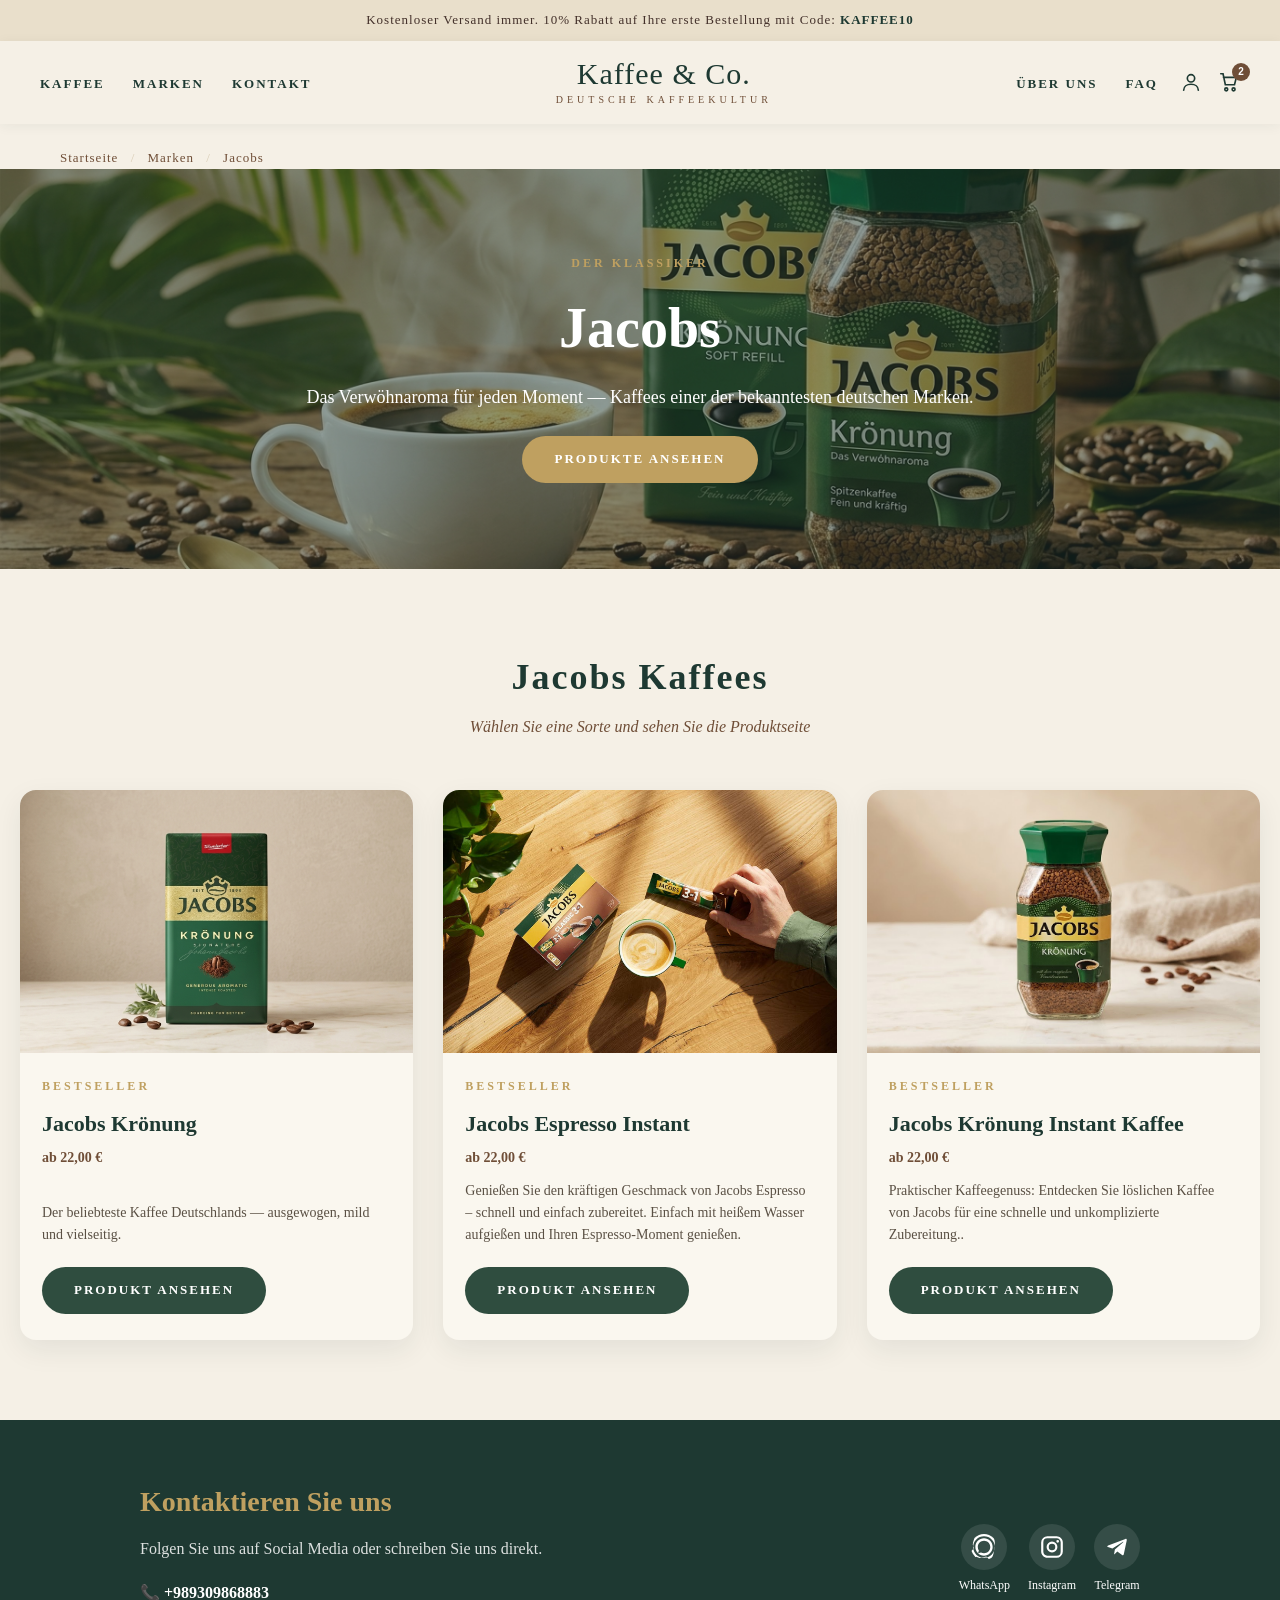
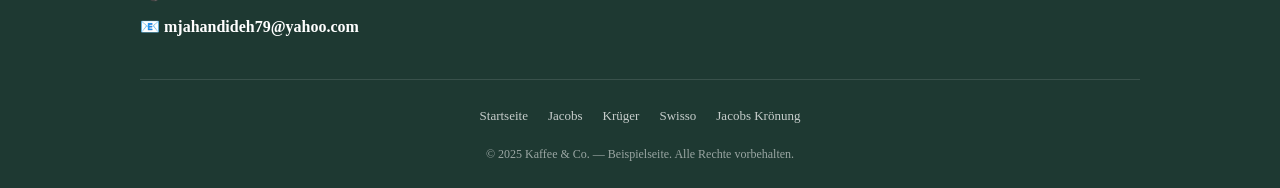
<file: brands/jacobs.html>
<!DOCTYPE html>
<html lang="de">

<head>
    <meta charset="UTF-8">
    <meta name="viewport" content="width=device-width, initial-scale=1.0">
    <title>Jacobs — Alle Kaffeesorten | Kaffee &amp; Co.</title>
    <meta name="description"
        content="Alle Kaffeesorten der Marke Jacobs im Überblick (Beispielseite — Inhalte folgen).">
    <link rel="stylesheet" href="../style.css">
</head>

<body>

    <!-- ============ نوار اعلان ============ -->
    <div class="announcement">
        Kostenloser Versand immer. 10% Rabatt auf Ihre erste Bestellung mit Code: <strong>KAFFEE10</strong>
    </div>

    <!-- ============ هدر ============ -->
    <header class="site-header">
        <div class="header-inner">

            <nav class="main-nav">
                <ul>
                    <li><a href="../index.html#kaffe">Kaffee</a></li>
                    <li><a href="../index.html#marken">Marken</a></li>
                    <li><a href="../index.html#kontakt">Kontakt</a></li>
                </ul>
            </nav>

            <div class="logo">
                <a href="../index.html">Kaffee &amp; Co.</a>
                <span>Deutsche Kaffeekultur</span>
            </div>

            <div class="header-right">
                <nav class="main-nav">
                    <ul>
                        <li><a href="../index.html#ueber-uns">Über uns</a></li>
                        <li><a href="../index.html#faq">FAQ</a></li>
                    </ul>
                </nav>
                <div class="header-icons">
                    <span class="icon-link" title="Konto">
                        <svg viewBox="0 0 24 24" width="22" height="22" fill="none" stroke="currentColor"
                            stroke-width="1.8" stroke-linecap="round">
                            <circle cx="12" cy="8" r="4"></circle>
                            <path d="M4 21c0-4 3.6-6.5 8-6.5s8 2.5 8 6.5"></path>
                        </svg>
                    </span>
                    <span class="icon-link cart-icon" title="Warenkorb">
                        <svg viewBox="0 0 24 24" width="22" height="22" fill="none" stroke="currentColor"
                            stroke-width="1.8" stroke-linecap="round">
                            <circle cx="9" cy="20" r="1.6"></circle>
                            <circle cx="17" cy="20" r="1.6"></circle>
                            <path d="M3 3h2.5l2.5 12h10l2-8H6"></path>
                        </svg>
                        <span class="cart-badge">2</span>
                    </span>
                </div>
            </div>

        </div>
    </header>

    <!-- ============ مسیر بالای صفحه ============ -->
    <nav class="breadcrumb">
        <a href="../index.html">Startseite</a>
        <span class="sep">/</span>
        <a href="../index.html#marken">Marken</a>
        <span class="sep">/</span>
        <span>Jacobs</span>
    </nav>

    <!-- ============ بنر برند ============ -->
    <section class="brand-hero" style="background-image: url('../0.jpg');">
        <div class="overlay"></div>
        <div class="brand-hero-content">
            <span class="brand-tag">Der Klassiker</span>
            <h1>Jacobs</h1>
            <p>Das Verwöhnaroma für jeden Moment — Kaffees einer der bekanntesten deutschen Marken.</p>
            <a class="btn btn-gold" href="#produkte">Produkte ansehen</a>
        </div>
    </section>

    <!-- ============ محصولات این برند ============ -->
    <section class="section" id="produkte">

        <div class="section-title">
            <h2>Jacobs Kaffees</h2>
            <p>Wählen Sie eine Sorte und sehen Sie die Produktseite</p>
        </div>

        <!-- <p class="brand-intro">
            Auf dieser Seite finden Sie alle Kaffees der Marke Jacobs.
            Klicken Sie auf eine Sorte, um die Detailseite zu öffnen.
        </p> -->

        <div class="products-grid">

            <!-- محصول اصلی — لینک به صفحهٔ اختصاصی -->
            <article class="product-card">
                <div class="card-image">
                    <img src="../4.jpg" alt="Jacobs Krönung">
                </div>
                <div class="product-card-body">
                    <span class="brand-tag">Bestseller</span>
                    <h3>Jacobs Krönung</h3>
                    <p class="price">ab 22,00 €</p>
                    <p>Der beliebteste Kaffee Deutschlands — ausgewogen, mild und vielseitig.</p>
                    <a class="btn" href="../products/jacobs-kroenung.html">Produkt ansehen</a>
                </div>
            </article>

            <!-- کارت نمونه — بعداً می‌توانید سطر جدید اضافه کنید -->
            <article class="product-card">
                <div class="card-image">
                    <img src="../20.jpg" alt="Weitere Jacobs Sorte">
                </div>
                <div class="product-card-body">
                    <span class="brand-tag">Bestseller</span>
                    <h3>Jacobs Espresso Instant</h3>
                    <p class="price">ab 22,00 €</p>
                    <p>Genießen Sie den kräftigen Geschmack von Jacobs Espresso – schnell und einfach zubereitet.
                        Einfach mit heißem Wasser aufgießen und Ihren Espresso-Moment genießen.</p>
                    <a class="btn" href="../products/jacobs2.html">Produkt ansehen</a>
                </div>
            </article>

            <article class="product-card">
                <div class="card-image">
                    <img src="../21.jpg" alt="Weitere Jacobs Sorte">
                </div>
                <div class="product-card-body">
                    <span class="brand-tag">Bestseller</span>
                    <h3>Jacobs Krönung Instant Kaffee</h3>
                    <p class="price">ab 22,00 €</p>
                    <p>Praktischer Kaffeegenuss: Entdecken Sie löslichen Kaffee von Jacobs für eine schnelle und
                        unkomplizierte Zubereitung..</p>
                    <a class="btn" href="../products/jacobs3.html">Produkt ansehen</a>
                </div>
            </article>

        </div>
    </section>

    <!-- ============ تماس و فوتر ============ -->
    <footer class="contact-section" id="kontakt">
        <div class="contact-container">

            <div class="contact-text">
                <h2>Kontaktieren Sie uns</h2>
                <p>Folgen Sie uns auf Social Media oder schreiben Sie uns direkt.</p>
                <div class="contact-details">
                    <span>📞 +989309868883</span>
                    <span>📧 mjahandideh79@yahoo.com</span>
                </div>
            </div>

            <div class="social-icons-wrapper">
                <a href="https://wa.me/09309868883" target="_blank" class="social-link whatsapp">
                    <svg viewBox="0 0 24 24">
                        <path
                            d="M12.031 6.172c-3.181 0-5.767 2.586-5.768 5.766-.001 1.298.38 2.27 1.019 3.287l-.711 2.592 2.654-.694c.93.513 1.733.702 2.806.702 3.183 0 5.769-2.586 5.769-5.766.002-3.182-2.584-5.769-5.769-5.769zm9.916 1.104c.469 6.16-1.786 16.3-4.632 16.711l-3.212-3.146-2.592.695c-1.291.603-2.316.347-3.483.693l-3.264-1.258-2.673 3.023c-.703-.311-5.118-6.195-2.091-8.157l2.842-2.731-1.218-3.116c.307-1.168.081-2.185.694-3.473l.695-2.593-3.147-3.211c.411-2.844 10.551-5.1 16.711-4.631 3.535.267 4.965 7.828 5.37 11.194zM12 2C6.48 2 2 6.48 2 12s4.48 10 10 10 10-4.48 10-10S17.52 2 12 2zm0 18c-4.41 0-8-3.59-8-8s3.59-8 8-8 8 3.59 8 8-3.59 8-8 8z" />
                    </svg>
                    <span>WhatsApp</span>
                </a>
                <a href="https://instagram.com/...." target="_blank" class="social-link instagram">
                    <svg viewBox="0 0 24 24">
                        <path
                            d="M7.8,2H16.2C19.4,2 22,4.6 22,7.8V16.2A5.8,5.8 0 0,1 16.2,22H7.8C4.6,22 2,19.4 2,16.2V7.8A5.8,5.8 0 0,1 7.8,2M7.6,4A3.6,3.6 0 0,0 4,7.6V16.4C4,18.39 5.61,20 7.6,20H16.4A3.6,3.6 0 0,0 20,16.4V7.6C20,5.61 18.39,4 16.4,4H7.6M17.25,5.5A1.25,1.25 0 0,1 18.5,6.75A1.25,1.25 0 0,1 17.25,8A1.25,1.25 0 0,1 16,6.75A1.25,1.25 0 0,1 17.25,5.5M12,7A5,5 0 0,1 17,12A5,5 0 0,1 12,17A5,5 0 0,1 7,12A5,5 0 0,1 12,7M12,9A3,3 0 0,0 9,12A3,3 0 0,0 12,15A3,3 0 0,0 15,12A3,3 0 0,0 12,9Z" />
                    </svg>
                    <span>Instagram</span>
                </a>
                <a href="https://t.me/Mj2000jh" target="_blank" class="social-link telegram">
                    <svg viewBox="0 0 24 24">
                        <path
                            d="M9.78 18.65l.28-4.23 7.68-6.92c.34-.31-.07-.46-.52-.19L7.74 13.3 3.64 12c-.88-.25-.89-.86.2-1.3l15.97-6.16c.75-.33 1.42.18 1.16 1.39l-2.71 12.8c-.19.91-.69 1.13-1.58.71l-4.39-3.24-2.12 2.05c-.23.23-.43.42-.88.42l.32-4.63z" />
                    </svg>
                    <span>Telegram</span>
                </a>
            </div>

        </div>

        <div class="footer-links">
            <a href="../index.html">Startseite</a>
            <a href="../brands/jacobs.html">Jacobs</a>
            <a href="../brands/kruger.html">Krüger</a>
            <a href="../brands/swisso.html">Swisso</a>
            <a href="../products/jacobs-kroenung.html">Jacobs Krönung</a>
        </div>

        <div class="footer-bottom">
            &copy; 2025 Kaffee &amp; Co. — Beispielseite. Alle Rechte vorbehalten.
        </div>
    </footer>

</body>

</html>
</file>
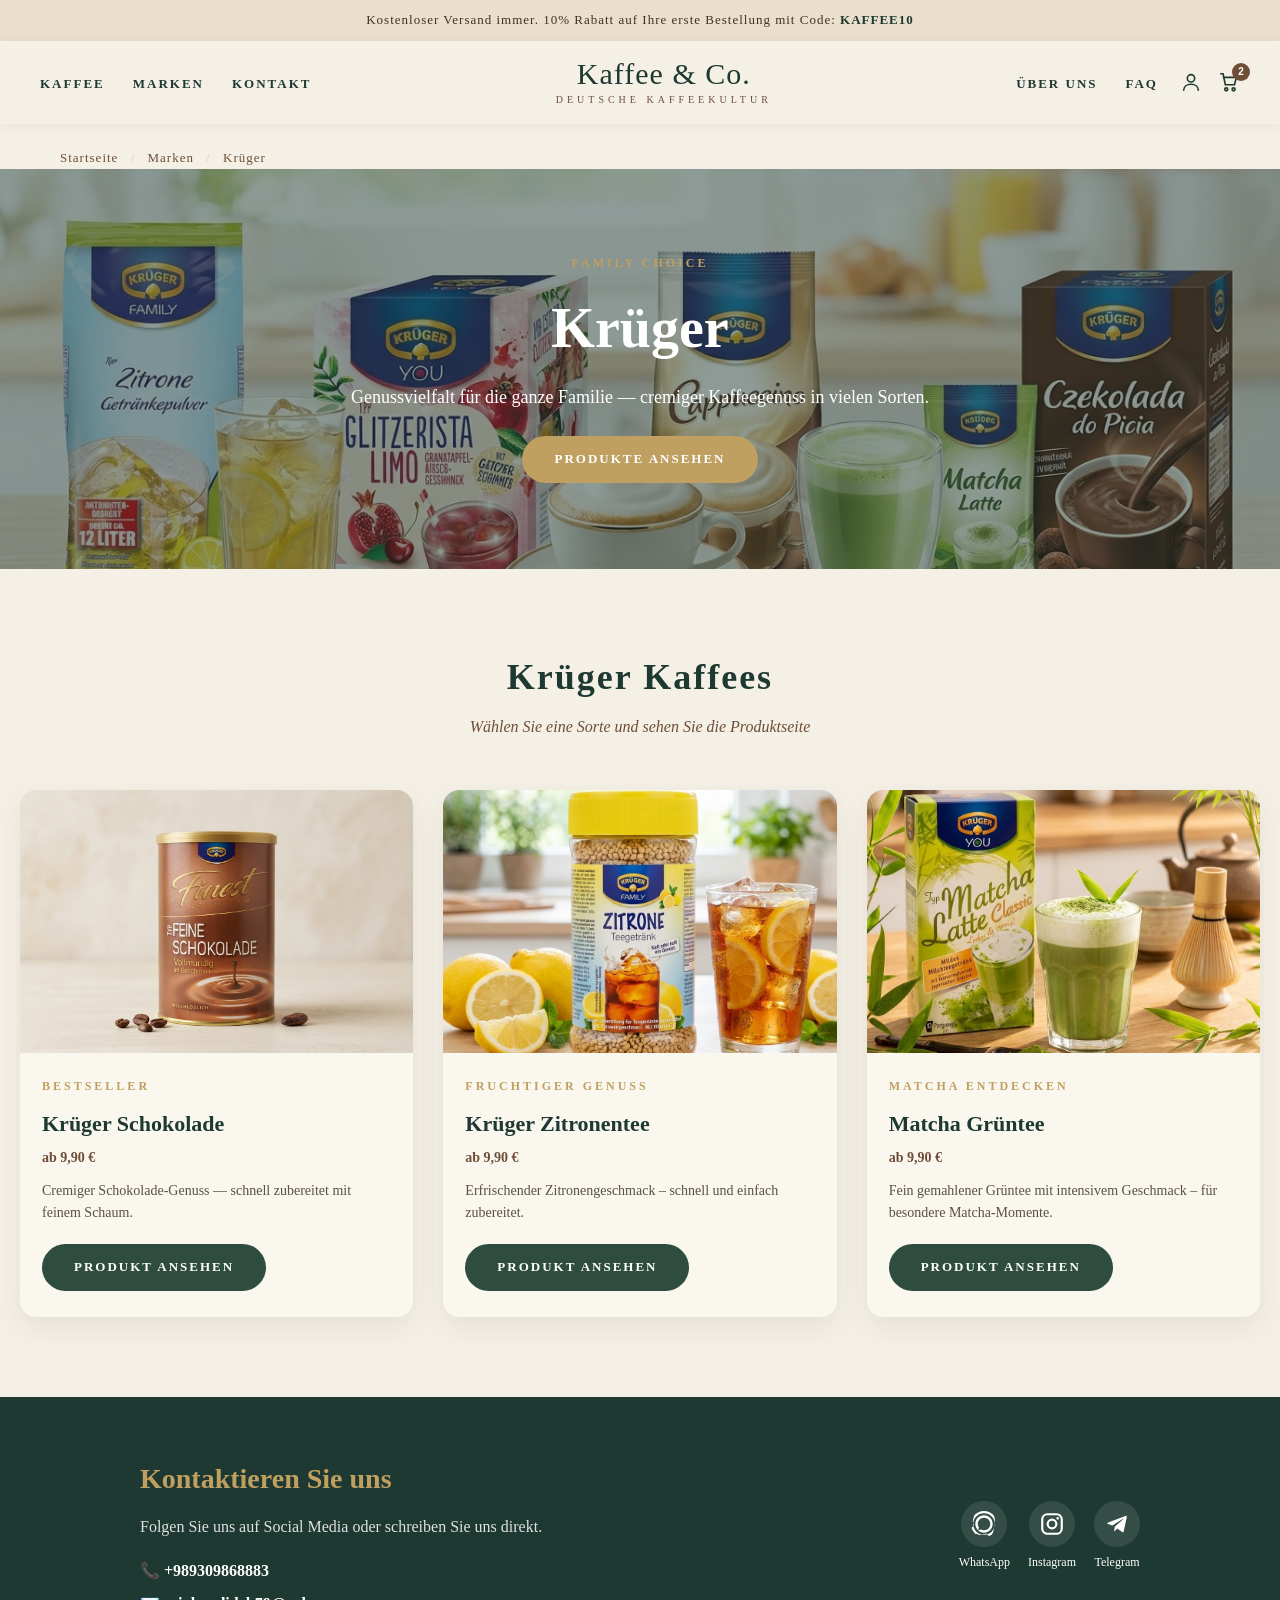
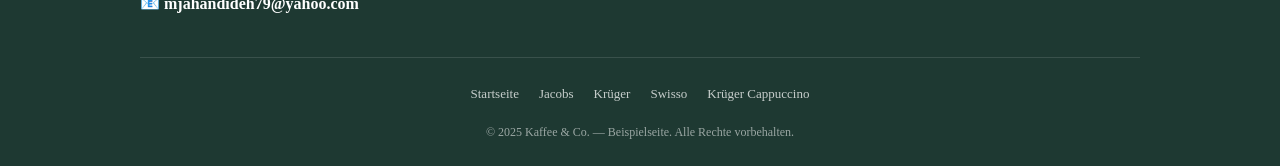
<file: brands/kruger.html>
<!DOCTYPE html>
<html lang="de">

<head>
    <meta charset="UTF-8">
    <meta name="viewport" content="width=device-width, initial-scale=1.0">
    <title>Krüger — Alle Kaffeesorten | Kaffee &amp; Co.</title>
    <meta name="description"
        content="Alle Kaffeesorten der Marke Krüger im Überblick (Beispielseite — Inhalte folgen).">
    <link rel="stylesheet" href="../style.css">
</head>

<body>

    <div class="announcement">
        Kostenloser Versand immer. 10% Rabatt auf Ihre erste Bestellung mit Code: <strong>KAFFEE10</strong>
    </div>

    <header class="site-header">
        <div class="header-inner">

            <nav class="main-nav">
                <ul>
                    <li><a href="../index.html#kaffe">Kaffee</a></li>
                    <li><a href="../index.html#marken">Marken</a></li>
                    <li><a href="../index.html#kontakt">Kontakt</a></li>
                </ul>
            </nav>

            <div class="logo">
                <a href="../index.html">Kaffee &amp; Co.</a>
                <span>Deutsche Kaffeekultur</span>
            </div>

            <div class="header-right">
                <nav class="main-nav">
                    <ul>
                        <li><a href="../index.html#ueber-uns">Über uns</a></li>
                        <li><a href="../index.html#faq">FAQ</a></li>
                    </ul>
                </nav>
                <div class="header-icons">
                    <span class="icon-link" title="Konto">
                        <svg viewBox="0 0 24 24" width="22" height="22" fill="none" stroke="currentColor"
                            stroke-width="1.8" stroke-linecap="round">
                            <circle cx="12" cy="8" r="4"></circle>
                            <path d="M4 21c0-4 3.6-6.5 8-6.5s8 2.5 8 6.5"></path>
                        </svg>
                    </span>
                    <span class="icon-link cart-icon" title="Warenkorb">
                        <svg viewBox="0 0 24 24" width="22" height="22" fill="none" stroke="currentColor"
                            stroke-width="1.8" stroke-linecap="round">
                            <circle cx="9" cy="20" r="1.6"></circle>
                            <circle cx="17" cy="20" r="1.6"></circle>
                            <path d="M3 3h2.5l2.5 12h10l2-8H6"></path>
                        </svg>
                        <span class="cart-badge">2</span>
                    </span>
                </div>
            </div>

        </div>
    </header>

    <nav class="breadcrumb">
        <a href="../index.html">Startseite</a>
        <span class="sep">/</span>
        <a href="../index.html#marken">Marken</a>
        <span class="sep">/</span>
        <span>Krüger</span>
    </nav>

    <section class="brand-hero" style="background-image: url('../5.jpg');">
        <div class="overlay"></div>
        <div class="brand-hero-content">
            <span class="brand-tag">Family Choice</span>
            <h1>Krüger</h1>
            <p>Genussvielfalt für die ganze Familie — cremiger Kaffeegenuss in vielen Sorten.</p>
            <a class="btn btn-gold" href="#produkte">Produkte ansehen</a>
        </div>
    </section>

    <section class="section" id="produkte">

        <div class="section-title">
            <h2>Krüger Kaffees</h2>
            <p>Wählen Sie eine Sorte und sehen Sie die Produktseite</p>
        </div>

        <!-- <p class="brand-intro">
            Auf dieser Seite finden Sie alle Kaffees der Marke Krüger.
            Klicken Sie auf eine Sorte, um die Detailseite zu öffnen.
        </p> -->

        <div class="products-grid">

            <article class="product-card">
                <div class="card-image">
                    <img src="../2.jpg" alt="Krüger Schokolade">
                </div>
                <div class="product-card-body">
                    <span class="brand-tag">Bestseller</span>
                    <h3>Krüger Schokolade</h3>
                    <p class="price">ab 9,90 €</p>
                    <p>Cremiger Schokolade-Genuss — schnell zubereitet mit feinem Schaum.</p>
                    <a class="btn" href="../products/kruger-cappuccino.html">Produkt ansehen</a>
                </div>
            </article>

            <article class="product-card">
                <div class="card-image">
                    <img src="../z.jpg" alt="Krüger Zitronentee">
                </div>
                <div class="product-card-body">
                    <span class="brand-tag">Fruchtiger Genuss</span>
                    <h3>Krüger Zitronentee</h3>
                    <p class="price">ab 9,90 €</p>
                    <p>Erfrischender Zitronengeschmack – schnell und einfach zubereitet.</p>
                    <a class="btn" href="../products/kruger2.html">Produkt ansehen</a>
                </div>
            </article>

            <article class="product-card">
                <div class="card-image">
                    <img src="../machaa.jpg" alt="Matcha Grüntee">
                </div>
                <div class="product-card-body">
                    <span class="brand-tag">Matcha entdecken</span>
                    <h3>Matcha Grüntee</h3>
                    <p class="price">ab 9,90 €</p>
                    <p>Fein gemahlener Grüntee mit intensivem Geschmack – für besondere Matcha-Momente.</p>
                    <a class="btn" href="../products/kruger3.html">Produkt ansehen</a>
                </div>
            </article>

        </div>
    </section>

    <footer class="contact-section" id="kontakt">
        <div class="contact-container">

            <div class="contact-text">
                <h2>Kontaktieren Sie uns</h2>
                <p>Folgen Sie uns auf Social Media oder schreiben Sie uns direkt.</p>
                <div class="contact-details">
                    <span>📞 +989309868883</span>
                    <span>📧 mjahandideh79@yahoo.com</span>
                </div>
            </div>

            <div class="social-icons-wrapper">
                <a href="https://wa.me/09309868883" target="_blank" class="social-link whatsapp">
                    <svg viewBox="0 0 24 24">
                        <path
                            d="M12.031 6.172c-3.181 0-5.767 2.586-5.768 5.766-.001 1.298.38 2.27 1.019 3.287l-.711 2.592 2.654-.694c.93.513 1.733.702 2.806.702 3.183 0 5.769-2.586 5.769-5.766.002-3.182-2.584-5.769-5.769-5.769zm9.916 1.104c.469 6.16-1.786 16.3-4.632 16.711l-3.212-3.146-2.592.695c-1.291.603-2.316.347-3.483.693l-3.264-1.258-2.673 3.023c-.703-.311-5.118-6.195-2.091-8.157l2.842-2.731-1.218-3.116c.307-1.168.081-2.185.694-3.473l.695-2.593-3.147-3.211c.411-2.844 10.551-5.1 16.711-4.631 3.535.267 4.965 7.828 5.37 11.194zM12 2C6.48 2 2 6.48 2 12s4.48 10 10 10 10-4.48 10-10S17.52 2 12 2zm0 18c-4.41 0-8-3.59-8-8s3.59-8 8-8 8 3.59 8 8-3.59 8-8 8z" />
                    </svg>
                    <span>WhatsApp</span>
                </a>
                <a href="https://instagram.com/...." target="_blank" class="social-link instagram">
                    <svg viewBox="0 0 24 24">
                        <path
                            d="M7.8,2H16.2C19.4,2 22,4.6 22,7.8V16.2A5.8,5.8 0 0,1 16.2,22H7.8C4.6,22 2,19.4 2,16.2V7.8A5.8,5.8 0 0,1 7.8,2M7.6,4A3.6,3.6 0 0,0 4,7.6V16.4C4,18.39 5.61,20 7.6,20H16.4A3.6,3.6 0 0,0 20,16.4V7.6C20,5.61 18.39,4 16.4,4H7.6M17.25,5.5A1.25,1.25 0 0,1 18.5,6.75A1.25,1.25 0 0,1 17.25,8A1.25,1.25 0 0,1 16,6.75A1.25,1.25 0 0,1 17.25,5.5M12,7A5,5 0 0,1 17,12A5,5 0 0,1 12,17A5,5 0 0,1 7,12A5,5 0 0,1 12,7M12,9A3,3 0 0,0 9,12A3,3 0 0,0 12,15A3,3 0 0,0 15,12A3,3 0 0,0 12,9Z" />
                    </svg>
                    <span>Instagram</span>
                </a>
                <a href="https://t.me/Mj2000jh" target="_blank" class="social-link telegram">
                    <svg viewBox="0 0 24 24">
                        <path
                            d="M9.78 18.65l.28-4.23 7.68-6.92c.34-.31-.07-.46-.52-.19L7.74 13.3 3.64 12c-.88-.25-.89-.86.2-1.3l15.97-6.16c.75-.33 1.42.18 1.16 1.39l-2.71 12.8c-.19.91-.69 1.13-1.58.71l-4.39-3.24-2.12 2.05c-.23.23-.43.42-.88.42l.32-4.63z" />
                    </svg>
                    <span>Telegram</span>
                </a>
            </div>

        </div>

        <div class="footer-links">
            <a href="../index.html">Startseite</a>
            <a href="../brands/jacobs.html">Jacobs</a>
            <a href="../brands/kruger.html">Krüger</a>
            <a href="../brands/swisso.html">Swisso</a>
            <a href="../products/kruger-cappuccino.html">Krüger Cappuccino</a>
        </div>

        <div class="footer-bottom">
            &copy; 2025 Kaffee &amp; Co. — Beispielseite. Alle Rechte vorbehalten.
        </div>
    </footer>

</body>

</html>
</file>
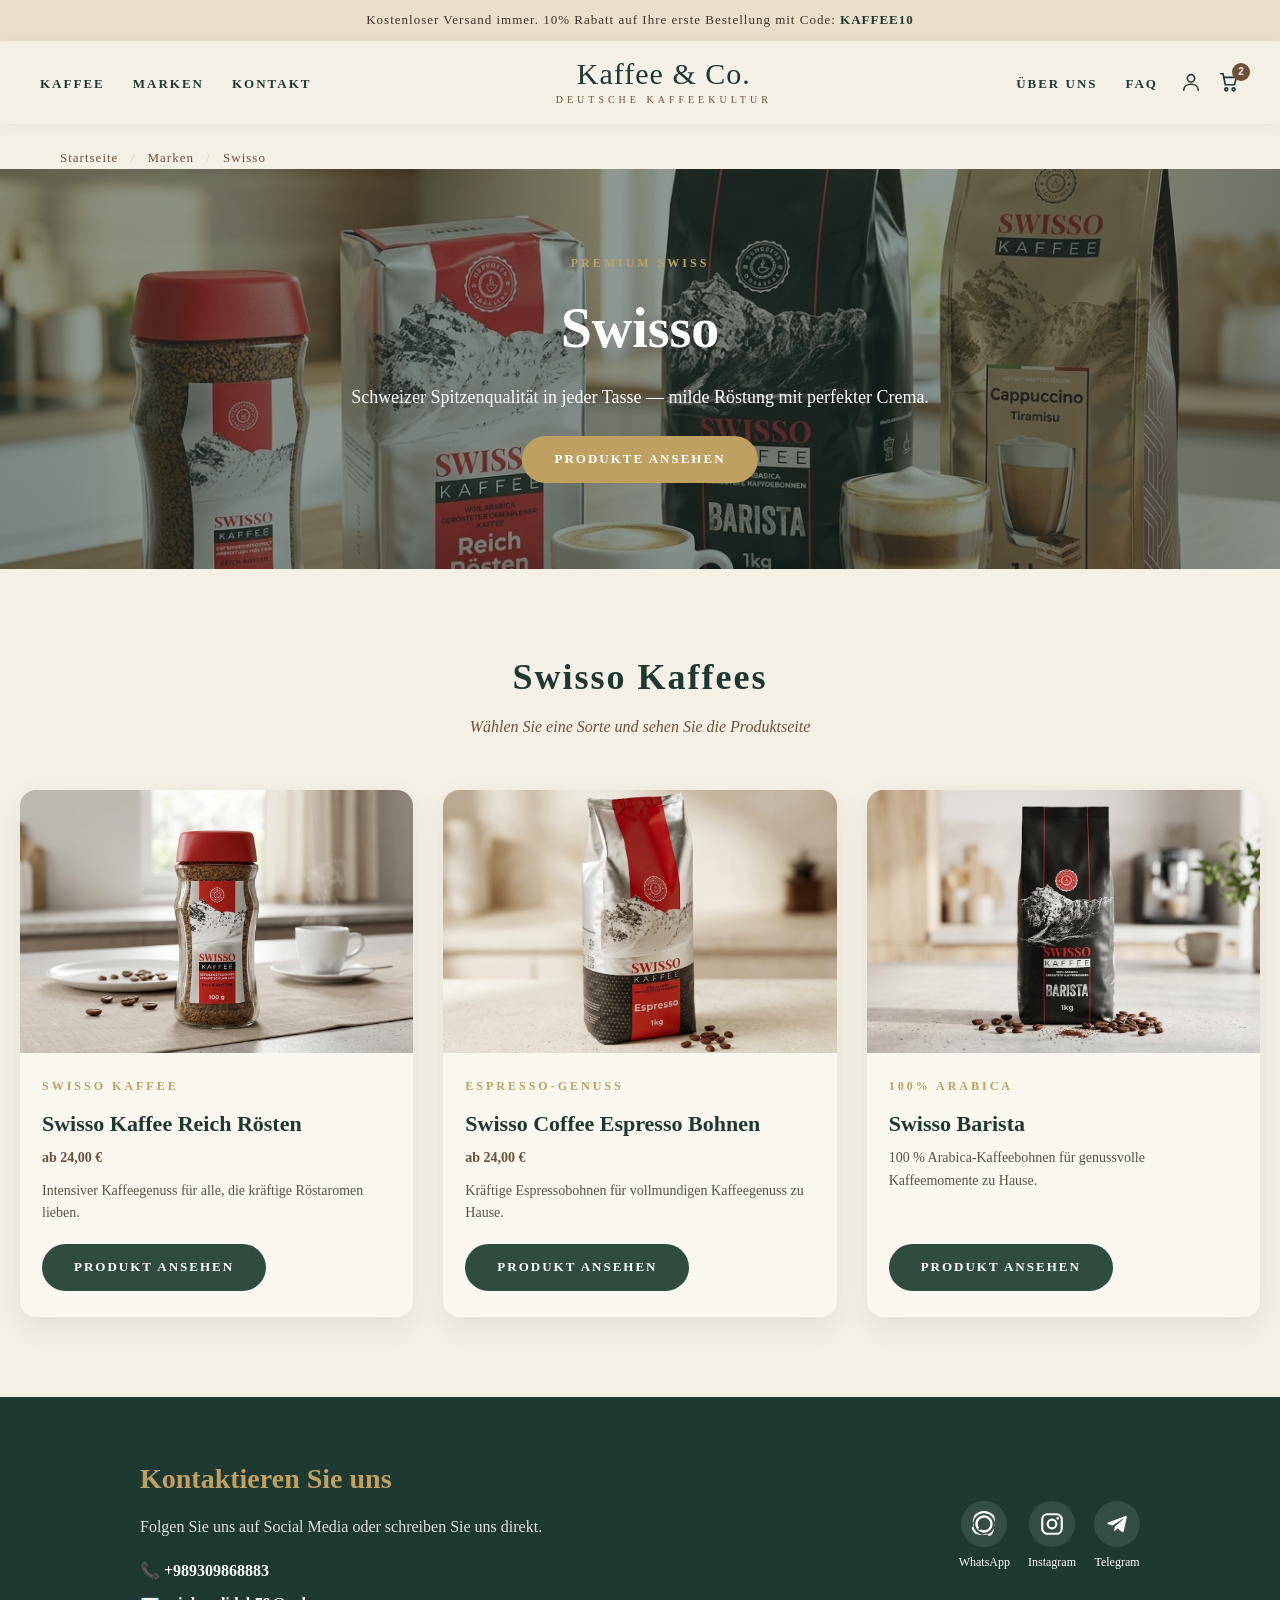
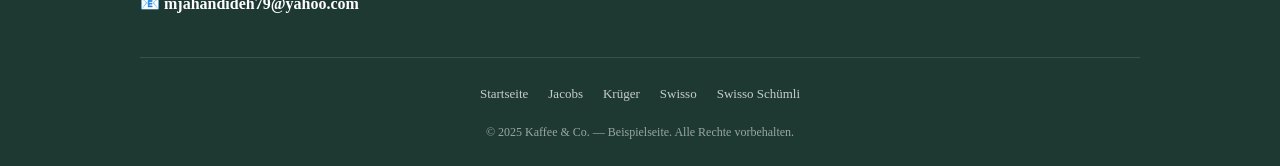
<file: brands/swisso.html>
<!DOCTYPE html>
<html lang="de">

<head>
    <meta charset="UTF-8">
    <meta name="viewport" content="width=device-width, initial-scale=1.0">
    <title>Swisso — Alle Kaffeesorten | Kaffee &amp; Co.</title>
    <meta name="description"
        content="Alle Kaffeesorten der Marke Swisso im Überblick (Beispielseite — Inhalte folgen).">
    <link rel="stylesheet" href="../style.css">
</head>

<body>

    <div class="announcement">
        Kostenloser Versand immer. 10% Rabatt auf Ihre erste Bestellung mit Code: <strong>KAFFEE10</strong>
    </div>

    <header class="site-header">
        <div class="header-inner">

            <nav class="main-nav">
                <ul>
                    <li><a href="../index.html#kaffe">Kaffee</a></li>
                    <li><a href="../index.html#marken">Marken</a></li>
                    <li><a href="../index.html#kontakt">Kontakt</a></li>
                </ul>
            </nav>

            <div class="logo">
                <a href="../index.html">Kaffee &amp; Co.</a>
                <span>Deutsche Kaffeekultur</span>
            </div>

            <div class="header-right">
                <nav class="main-nav">
                    <ul>
                        <li><a href="../index.html#ueber-uns">Über uns</a></li>
                        <li><a href="../index.html#faq">FAQ</a></li>
                    </ul>
                </nav>
                <div class="header-icons">
                    <span class="icon-link" title="Konto">
                        <svg viewBox="0 0 24 24" width="22" height="22" fill="none" stroke="currentColor"
                            stroke-width="1.8" stroke-linecap="round">
                            <circle cx="12" cy="8" r="4"></circle>
                            <path d="M4 21c0-4 3.6-6.5 8-6.5s8 2.5 8 6.5"></path>
                        </svg>
                    </span>
                    <span class="icon-link cart-icon" title="Warenkorb">
                        <svg viewBox="0 0 24 24" width="22" height="22" fill="none" stroke="currentColor"
                            stroke-width="1.8" stroke-linecap="round">
                            <circle cx="9" cy="20" r="1.6"></circle>
                            <circle cx="17" cy="20" r="1.6"></circle>
                            <path d="M3 3h2.5l2.5 12h10l2-8H6"></path>
                        </svg>
                        <span class="cart-badge">2</span>
                    </span>
                </div>
            </div>

        </div>
    </header>

    <nav class="breadcrumb">
        <a href="../index.html">Startseite</a>
        <span class="sep">/</span>
        <a href="../index.html#marken">Marken</a>
        <span class="sep">/</span>
        <span>Swisso</span>
    </nav>

    <section class="brand-hero" style="background-image: url('../9.jpg');">
        <div class="overlay"></div>
        <div class="brand-hero-content">
            <span class="brand-tag">Premium Swiss</span>
            <h1>Swisso</h1>
            <p>Schweizer Spitzenqualität in jeder Tasse — milde Röstung mit perfekter Crema.</p>
            <a class="btn btn-gold" href="#produkte">Produkte ansehen</a>
        </div>
    </section>

    <section class="section" id="produkte">

        <div class="section-title">
            <h2>Swisso Kaffees</h2>
            <p>Wählen Sie eine Sorte und sehen Sie die Produktseite</p>
        </div>
        <!-- 
        <p class="brand-intro">
            Auf dieser Seite finden Sie alle Kaffees der Marke Swisso.
            Klicken Sie auf eine Sorte, um die Detailseite zu öffnen.
        </p> -->

        <div class="products-grid">

            <article class="product-card">
                <div class="card-image">
                    <img src="../3.jpg" alt="Swisso Schümli">
                </div>
                <div class="product-card-body">
                    <span class="brand-tag">Swisso Kaffee</span>
                    <h3>Swisso Kaffee Reich Rösten</h3>
                    <p class="price">ab 24,00 €</p>
                    <p>Intensiver Kaffeegenuss für alle, die kräftige Röstaromen lieben.</p>
                    <a class="btn" href="../products/swisso-kaffee-reich-roesten.html">Produkt ansehen</a>
                </div>
            </article>

            <article class="product-card">
                <div class="card-image">
                    <img src="../25.jpg" alt="Weitere Swisso Sorte">
                </div>
                <div class="product-card-body">
                    <span class="brand-tag">Espresso-Genuss</span>
                    <h3>Swisso Coffee Espresso Bohnen</h3>
                    <p class="price">ab 24,00 €</p>
                    <p>Kräftige Espressobohnen für vollmundigen Kaffeegenuss zu Hause.</p>
                    <a class="btn" href="../products/swisoo3.html">Produkt ansehen</a>
                </div>
            </article>

            <article class="product-card">
                <div class="card-image">
                    <img src="../26.jpg" alt="Swisso Barista 100% Arabica Kaffeebohnen 1 kg">
                </div>
                <div class="product-card-body">
                    <span class="brand-tag">100% Arabica</span>
                    <h3>Swisso Barista</h3>
                    <p>100 % Arabica-Kaffeebohnen für genussvolle Kaffeemomente zu Hause.</p>
                    <a class="btn" href="../products/swisoo2.html">Produkt ansehen</a>
                </div>
            </article>

        </div>
    </section>

    <footer class="contact-section" id="kontakt">
        <div class="contact-container">

            <div class="contact-text">
                <h2>Kontaktieren Sie uns</h2>
                <p>Folgen Sie uns auf Social Media oder schreiben Sie uns direkt.</p>
                <div class="contact-details">
                    <span>📞 +989309868883</span>
                    <span>📧 mjahandideh79@yahoo.com</span>
                </div>
            </div>

            <div class="social-icons-wrapper">
                <a href="https://wa.me/09309868883" target="_blank" class="social-link whatsapp">
                    <svg viewBox="0 0 24 24">
                        <path
                            d="M12.031 6.172c-3.181 0-5.767 2.586-5.768 5.766-.001 1.298.38 2.27 1.019 3.287l-.711 2.592 2.654-.694c.93.513 1.733.702 2.806.702 3.183 0 5.769-2.586 5.769-5.766.002-3.182-2.584-5.769-5.769-5.769zm9.916 1.104c.469 6.16-1.786 16.3-4.632 16.711l-3.212-3.146-2.592.695c-1.291.603-2.316.347-3.483.693l-3.264-1.258-2.673 3.023c-.703-.311-5.118-6.195-2.091-8.157l2.842-2.731-1.218-3.116c.307-1.168.081-2.185.694-3.473l.695-2.593-3.147-3.211c.411-2.844 10.551-5.1 16.711-4.631 3.535.267 4.965 7.828 5.37 11.194zM12 2C6.48 2 2 6.48 2 12s4.48 10 10 10 10-4.48 10-10S17.52 2 12 2zm0 18c-4.41 0-8-3.59-8-8s3.59-8 8-8 8 3.59 8 8-3.59 8-8 8z" />
                    </svg>
                    <span>WhatsApp</span>
                </a>
                <a href="https://instagram.com/...." target="_blank" class="social-link instagram">
                    <svg viewBox="0 0 24 24">
                        <path
                            d="M7.8,2H16.2C19.4,2 22,4.6 22,7.8V16.2A5.8,5.8 0 0,1 16.2,22H7.8C4.6,22 2,19.4 2,16.2V7.8A5.8,5.8 0 0,1 7.8,2M7.6,4A3.6,3.6 0 0,0 4,7.6V16.4C4,18.39 5.61,20 7.6,20H16.4A3.6,3.6 0 0,0 20,16.4V7.6C20,5.61 18.39,4 16.4,4H7.6M17.25,5.5A1.25,1.25 0 0,1 18.5,6.75A1.25,1.25 0 0,1 17.25,8A1.25,1.25 0 0,1 16,6.75A1.25,1.25 0 0,1 17.25,5.5M12,7A5,5 0 0,1 17,12A5,5 0 0,1 12,17A5,5 0 0,1 7,12A5,5 0 0,1 12,7M12,9A3,3 0 0,0 9,12A3,3 0 0,0 12,15A3,3 0 0,0 15,12A3,3 0 0,0 12,9Z" />
                    </svg>
                    <span>Instagram</span>
                </a>
                <a href="https://t.me/Mj2000jh" target="_blank" class="social-link telegram">
                    <svg viewBox="0 0 24 24">
                        <path
                            d="M9.78 18.65l.28-4.23 7.68-6.92c.34-.31-.07-.46-.52-.19L7.74 13.3 3.64 12c-.88-.25-.89-.86.2-1.3l15.97-6.16c.75-.33 1.42.18 1.16 1.39l-2.71 12.8c-.19.91-.69 1.13-1.58.71l-4.39-3.24-2.12 2.05c-.23.23-.43.42-.88.42l.32-4.63z" />
                    </svg>
                    <span>Telegram</span>
                </a>
            </div>

        </div>

        <div class="footer-links">
            <a href="../index.html">Startseite</a>
            <a href="../brands/jacobs.html">Jacobs</a>
            <a href="../brands/kruger.html">Krüger</a>
            <a href="../brands/swisso.html">Swisso</a>
            <a href="../products/swisso-schuemli.html">Swisso Schümli</a>
        </div>

        <div class="footer-bottom">
            &copy; 2025 Kaffee &amp; Co. — Beispielseite. Alle Rechte vorbehalten.
        </div>
    </footer>

</body>

</html>
</file>
<file: style.css>
/* ==========================================================
   Kaffee & Co. — gemeinsame Styles für ALLE Seiten
   Nur HTML5 + CSS3. Kein JavaScript, keine Frameworks.
   ----------------------------------------------------------
   Diese Datei steuert:
   1) Grundeinstellungen und Farben
   2) Kopfbereich (Header) mit Navigation
   3) Startseite (Hero, Marken, Features, About, Vorteile)
   4) Produktseite (grosses Bild links, Auswahl rechts)
   5) Markenseite (alle Kaffees einer Marke)
   6) Kontakt / Footer
   7) Responsive (Handy + Tablet + Desktop)
   ========================================================== */

/* ==========================================================
   1) GRUNDEINSTELLUNGEN
   ========================================================== */
* {
    margin: 0;
    padding: 0;
    box-sizing: border-box;
}

html {
    scroll-behavior: smooth;
    /* sanftes Scrollen zu den Ankern */
}

body {
    font-family: 'Times New Roman', Times, serif;
    background-color: #f5f0e6;
    /* کرم */
    color: #3a3129;
    line-height: 1.6;
}

img {
    max-width: 100%;
    display: block;
}

a {
    text-decoration: none;
    color: inherit;
}

ul {
    list-style: none;
}

a:focus-visible {
    outline: 2px solid #bfa060;
}

/* Farben an einer Stelle — einfach zu ändern */
:root {
    --cream: #f5f0e6;
    /* پس‌زمینه کرم */
    --cream-soft: #faf7ef;
    /* کرم روشن‌تر */
    --beige: #e9dfcb;
    /* بژ */
    --beige-dark: #d9cdb6;
    /* بژ تیره */
    --green: #2f4d3f;
    /* سبز تیره */
    --green-deep: #1e3932;
    /* سبز خیلی تیره */
    --coffee: #6f4e37;
    /* قهوه‌ای */
    --gold: #bfa060;
    /* طلایی/بژ روشن */
}

/* ==========================================================
   2) MELDUNGSLEISTE GANZ OBEN + HEADER
   ========================================================== */
.announcement {
    background-color: #e9dfcb;
    color: #43302a;
    text-align: center;
    padding: 10px 16px;
    font-size: 13px;
    letter-spacing: 1px;
}

.announcement strong {
    color: var(--green-deep);
}

.site-header {
    background-color: var(--cream);
    padding: 16px 32px;
    position: sticky;
    /* هدر هنگام اسکرول بالا می‌چسبد */
    top: 0;
    z-index: 100;
    box-shadow: 0 2px 12px rgba(30, 57, 50, 0.06);
}

.header-inner {
    max-width: 1200px;
    margin: 0 auto;
    display: flex;
    align-items: center;
    justify-content: space-between;
    gap: 24px;
}

.main-nav ul {
    display: flex;
    gap: 28px;
    flex-wrap: wrap;
}

.main-nav a {
    font-size: 13px;
    font-weight: bold;
    letter-spacing: 2px;
    text-transform: uppercase;
    color: var(--green-deep);
    transition: color 0.3s;
}

.main-nav a:hover {
    color: var(--gold);
}

/* لوگو وسط هدر */
.logo {
    text-align: center;
}

.logo a {
    display: block;
    font-size: 30px;
    color: var(--green-deep);
    letter-spacing: 1px;
    line-height: 1.1;
}

.logo span {
    display: block;
    font-size: 10px;
    letter-spacing: 4px;
    text-transform: uppercase;
    color: var(--coffee);
    margin-top: 2px;
}

/* سمت راست هدر: منو + آیکون‌ها */
.header-right {
    display: flex;
    align-items: center;
    gap: 22px;
}

.header-icons {
    display: flex;
    align-items: center;
    gap: 16px;
}

.icon-link {
    display: flex;
    align-items: center;
    color: var(--green-deep);
}

.cart-icon {
    position: relative;
}

.cart-badge {
    position: absolute;
    top: -8px;
    right: -10px;
    width: 18px;
    height: 18px;
    border-radius: 50%;
    background-color: var(--coffee);
    color: #fff;
    font-family: Arial, sans-serif;
    font-size: 10px;
    font-weight: bold;
    display: flex;
    align-items: center;
    justify-content: center;
}

/* ==========================================================
   3) STARTSEITE
   ========================================================== */

/* ---- دکمه‌های مشترک ---- */
.btn {
    display: inline-block;
    background-color: var(--green);
    color: #fff;
    font-family: inherit;
    font-size: 13px;
    font-weight: bold;
    letter-spacing: 2px;
    text-transform: uppercase;
    padding: 13px 32px;
    border: none;
    border-radius: 40px;
    cursor: pointer;
    transition: background 0.3s, transform 0.3s;
}

.btn:hover {
    background-color: var(--green-deep);
    transform: translateY(-2px);
}

.btn-gold {
    background-color: var(--gold);
}

.btn-gold:hover {
    background-color: #a38548;
}

/* ---- هیرو (تصویر بزرگ بالای صفحه اصلی) ---- */
.hero {
    position: relative;
    min-height: 78vh;
    display: flex;
    align-items: center;
    justify-content: center;
    text-align: center;
    color: #fff;
    background-size: cover;
    background-position: center;
}

.hero-overlay {
    position: absolute;
    top: 0;
    left: 0;
    width: 100%;
    height: 100%;
    background-color: rgba(30, 57, 50, 0.4);
}

.hero-content {
    position: relative;
    z-index: 2;
    max-width: 820px;
    padding: 30px 20px;
}

.hero-content h1 {
    font-size: 58px;
    letter-spacing: 2px;
    margin: 12px 0 14px;
    text-shadow: 0 4px 18px rgba(0, 0, 0, 0.35);
}

.hero-content p {
    font-size: 19px;
    margin-bottom: 28px;
}

/* ---- تیتر بخش‌ها ---- */
.section {
    padding: 80px 20px;
}

.section-title {
    text-align: center;
    margin-bottom: 50px;
}

.section-title h2 {
    font-size: 36px;
    color: var(--green-deep);
    letter-spacing: 2px;
    margin-bottom: 8px;
}

.section-title p {
    color: var(--coffee);
    font-style: italic;
}

/* ---- کارت‌های برندها ---- */
.brands-section {
    background-color: var(--cream);
}

.brands-grid {
    max-width: 1200px;
    margin: 0 auto;
    display: flex;
    flex-wrap: wrap;
    justify-content: center;
    gap: 30px;
}

.brand-card {
    width: calc(33.333% - 20px);
    min-width: 280px;
    background-color: var(--cream-soft);
    border-radius: 16px;
    overflow: hidden;
    box-shadow: 0 10px 28px rgba(30, 57, 50, 0.08);
    transition: transform 0.3s;
}

.brand-card:hover {
    transform: translateY(-8px);
}

.brand-card .card-image {
    height: 250px;
    background-color: var(--beige);
}

.brand-card .card-image img {
    width: 100%;
    height: 100%;
    object-fit: cover;
}

.brand-card-body {
    padding: 26px 24px 30px;
    text-align: center;
}

.brand-card-body h3 {
    font-size: 25px;
    color: var(--green-deep);
    margin-bottom: 8px;
}

.brand-card-body p {
    color: var(--coffee);
    margin-bottom: 20px;
}

/* ---- ردیف‌های معرفی برند (Features) ---- */
.features-section {
    background-color: var(--cream-soft);
}

.feature-row {
    max-width: 1200px;
    margin: 0 auto 90px;
    display: flex;
    align-items: center;
    gap: 60px;
    padding: 0 20px;
}

.feature-row:last-child {
    margin-bottom: 0;
}

/* ردیف‌های زوج: عکس سمت چپ */
.feature-row.reverse {
    flex-direction: row-reverse;
}

.feature-text {
    flex: 1;
}

.feature-image {
    flex: 1;
}

.feature-image img {
    width: 100%;
    height: 420px;
    object-fit: cover;
    border-radius: 18px;
    box-shadow: 0 18px 36px rgba(30, 57, 50, 0.18);
}

.brand-tag {
    display: block;
    font-size: 12px;
    font-weight: bold;
    letter-spacing: 3px;
    text-transform: uppercase;
    color: var(--gold);
    margin-bottom: 10px;
}

.feature-text h2 {
    font-size: 42px;
    color: var(--green-deep);
    margin-bottom: 12px;
}

.feature-text p {
    font-size: 17px;
    color: #5a5044;
    margin-bottom: 20px;
}

.feature-list {
    margin-bottom: 26px;
}

.feature-list li {
    font-size: 16px;
    color: #3a3129;
    margin-bottom: 8px;
}

/* ---- بخش About با متن بزرگ پس‌زمینه ---- */
.about-section {
    background-color: var(--cream);
    text-align: center;
    overflow: hidden;
}

.about-intro {
    max-width: 720px;
    margin: 0 auto 40px;
    padding: 0 20px;
}

.small-heading {
    font-size: 13px;
    font-weight: bold;
    letter-spacing: 3px;
    text-transform: uppercase;
    color: var(--green);
    margin-bottom: 14px;
}

.about-desc {
    font-size: 17px;
    line-height: 1.8;
    color: #5a5044;
}

.visual-layer-container {
    position: relative;
    min-height: 400px;
    display: flex;
    align-items: center;
    justify-content: center;
    padding: 30px 20px;
}

.big-bg-text {
    position: absolute;
    top: 50%;
    left: 50%;
    transform: translate(-50%, -50%);
    font-family: 'Arial Black', Arial, sans-serif;
    font-size: 9vw;
    color: #7d966d;
    opacity: 0.3;
    text-transform: uppercase;
    white-space: nowrap;
    letter-spacing: 8px;
}

.roast-title {
    position: absolute;
    top: 10px;
    left: 50%;
    transform: translateX(-50%);
    z-index: 2;
    text-align: center;
}

.roast-title h3 {
    font-size: 34px;
    color: var(--green-deep);
    border-bottom: 2px solid var(--green-deep);
    display: inline-block;
    padding-bottom: 4px;
}

.beans-image {
    position: relative;
    z-index: 2;
    width: 75%;
    max-width: 720px;
    border-radius: 20px;
    box-shadow: 0 20px 40px rgba(30, 57, 50, 0.25);
}

/* ---- بخش مزایا ---- */
.benefits-section {
    background-color: #fff;
}

.benefits-title h2 {
    font-size: 34px;
    color: var(--gold);
    text-align: center;
    margin-bottom: 55px;
}

.benefits-grid {
    max-width: 1200px;
    margin: 0 auto;
    display: flex;
    flex-wrap: wrap;
    justify-content: space-around;
    gap: 30px;
}

.benefit-item {
    width: 22%;
    min-width: 200px;
    text-align: center;
}

.icon-circle {
    width: 130px;
    height: 130px;
    border: 3px solid var(--green-deep);
    border-radius: 50%;
    margin: 0 auto 20px;
    display: flex;
    align-items: center;
    justify-content: center;
    color: var(--green-deep);
    font-weight: bold;
    transition: transform 0.3s, border-color 0.3s;
}

.benefit-item:hover .icon-circle {
    transform: scale(1.08);
    border-color: var(--gold);
}

.icon-text {
    font-size: 17px;
    line-height: 1.3;
    text-align: center;
}

.benefit-item h3 {
    font-size: 19px;
    color: #241d16;
    margin-bottom: 8px;
}

.benefit-item p {
    font-size: 15px;
    color: #6b6155;
}

/* ---- اسپلیت هیرو (Instant / Beans / Capsules) ---- */
.split-hero {
    display: flex;
    width: 100%;
    height: 70vh;
    overflow: hidden;
}

.hero-column {
    position: relative;
    flex: 1;
    background-size: cover;
    background-position: center;
    display: flex;
    align-items: center;
    justify-content: center;
    transition: flex 0.5s;
    border-right: 1px solid rgba(255, 255, 255, 0.25);
}

.hero-column:last-child {
    border-right: none;
}

.hero-column .overlay {
    position: absolute;
    top: 0;
    left: 0;
    width: 100%;
    height: 100%;
    background-color: rgba(0, 0, 0, 0.35);
    transition: background 0.3s;
}

.hero-column h2 {
    position: relative;
    z-index: 2;
    color: #fff;
    font-size: 44px;
    text-transform: capitalize;
    text-shadow: 0 5px 16px rgba(0, 0, 0, 0.5);
}

.hero-column:hover {
    flex: 1.4;
}

.hero-column:hover .overlay {
    background-color: rgba(0, 0, 0, 0.15);
}

/* ---- سوالات متداول (FAQ) ---- */
.faq-section {
    background-color: var(--cream-soft);
}

.faq-list {
    max-width: 780px;
    margin: 0 auto;
}

.faq-item {
    background-color: #fff;
    border: 1px solid var(--beige-dark);
    border-radius: 12px;
    padding: 16px 22px;
    margin-bottom: 14px;
}

.faq-item summary {
    cursor: pointer;
    font-size: 17px;
    font-weight: bold;
    color: var(--green-deep);
}

.faq-item p {
    margin-top: 10px;
    color: #5a5044;
}

/* ==========================================================
   4) PRODUKTSEITE (nach dem Vorbild von Alder & Co.)
   ========================================================== */

/* مسیر بالای صفحه (Breadcrumb) */
.breadcrumb {
    max-width: 1200px;
    margin: 0 auto;
    padding: 24px 20px 0;
    font-size: 13px;
    letter-spacing: 1px;
    color: var(--coffee);
}

.breadcrumb a:hover {
    color: var(--gold);
}

.breadcrumb .sep {
    margin: 0 8px;
    color: var(--beige-dark);
}

/* چیدمان دو ستونه: عکس چپ / اطلاعات راست */
.product-section {
    max-width: 1200px;
    margin: 0 auto;
    padding: 26px 20px 80px;
    display: flex;
    align-items: flex-start;
    gap: 50px;
}

/* ---- گالری تصاویر (ستون چپ) ---- */
.product-gallery {
    width: 50%;
    flex-shrink: 0;
}

.gallery-main {
    background-color: var(--beige);
    border-radius: 18px;
    overflow: hidden;
}

.gallery-main img {
    width: 100%;
    height: 470px;
    object-fit: cover;
}

.gallery-thumbs {
    display: flex;
    gap: 16px;
    margin-top: 16px;
}

.gallery-thumb {
    flex: 1;
    height: 150px;
    border-radius: 12px;
    overflow: hidden;
    background-color: var(--beige);
}

.gallery-thumb img {
    width: 100%;
    height: 100%;
    object-fit: cover;
}

/* ---- اطلاعات محصول (ستون راست) ---- */
.product-info {
    flex: 1;
}

.product-label {
    display: block;
    font-size: 12px;
    font-weight: bold;
    letter-spacing: 4px;
    text-transform: uppercase;
    color: var(--coffee);
    margin-bottom: 8px;
}

.product-title {
    font-size: 52px;
    color: var(--green-deep);
    line-height: 1.05;
    margin-bottom: 8px;
}

.product-tags {
    font-size: 17px;
    color: var(--coffee);
}

.product-divider {
    border: none;
    border-top: 1px solid var(--beige-dark);
    margin: 24px 0;
}

.product-desc {
    font-size: 16px;
    line-height: 1.75;
    color: #4d453a;
    margin-bottom: 30px;
}

.options-label {
    font-size: 13px;
    font-weight: bold;
    letter-spacing: 2px;
    text-transform: uppercase;
    color: var(--coffee);
    margin: 26px 0 12px;
}

/* ---- کارت‌های انتخاب رُست/نوع قهوه ---- */
.roast-options {
    display: flex;
    gap: 14px;
}

.roast-option {
    flex: 1;
}

/* رادیو پنهان می‌شود؛ استایل با label کار می‌کند */
.roast-radio {
    display: none;
}

.roast-card {
    display: block;
    height: 100%;
    background-color: var(--cream-soft);
    border: 2px solid var(--beige-dark);
    border-radius: 14px;
    padding: 14px 10px 16px;
    text-align: center;
    cursor: pointer;
    transition: border-color 0.25s, background 0.25s, transform 0.25s;
}

.roast-card img {
    width: 100%;
    height: 84px;
    object-fit: cover;
    border-radius: 8px;
    margin-bottom: 10px;
}

.roast-name {
    display: block;
    font-size: 18px;
    font-weight: bold;
    color: var(--green-deep);
}

.roast-desc {
    display: block;
    font-size: 12px;
    color: var(--coffee);
}

/* کارت انتخاب‌شده */
.roast-radio:checked+.roast-card {
    border-color: var(--green);
    background-color: var(--beige);
    transform: translateY(-3px);
}

/* ---- انتخاب وزن ---- */
.weight-options {
    display: flex;
    flex-wrap: wrap;
    gap: 10px;
}

.weight-radio {
    display: none;
}

.weight-pill {
    display: inline-block;
    background-color: var(--cream-soft);
    border: 2px solid var(--beige-dark);
    border-radius: 40px;
    padding: 9px 22px;
    font-size: 14px;
    color: var(--green-deep);
    cursor: pointer;
    transition: border-color 0.25s, background 0.25s;
}

.weight-radio:checked+.weight-pill {
    border-color: var(--green);
    background-color: var(--beige);
    font-weight: bold;
}

/* ---- جعبه انتخاب نوع خرید و قیمت ---- */
.purchase-options {
    margin-top: 4px;
}

.purchase-option {
    margin-bottom: 12px;
}

.purchase-radio {
    display: none;
}

.purchase-label {
    display: block;
    background-color: var(--cream-soft);
    border: 2px solid var(--beige-dark);
    border-radius: 14px;
    padding: 16px 20px;
    cursor: pointer;
    transition: border-color 0.25s;
}

.purchase-row {
    display: flex;
    align-items: center;
    justify-content: space-between;
    gap: 12px;
    flex-wrap: wrap;
}

.purchase-name {
    font-size: 16px;
    font-weight: bold;
    color: var(--green-deep);
}

.purchase-size {
    font-weight: normal;
    color: var(--coffee);
}

.purchase-price {
    font-size: 16px;
    color: var(--coffee);
}

.purchase-price s {
    opacity: 0.55;
    margin-right: 8px;
    font-size: 14px;
}

.new-price {
    color: var(--green-deep);
    font-weight: bold;
}

/* گزینهٔ اشتراک انتخاب‌شده: قابلمت سبز + نمایش جزئیات */
.purchase-radio:checked+.purchase-label {
    border-color: var(--green);
}

.purchase-extra {
    display: none;
    margin-top: 14px;
}

.purchase-radio:checked+.purchase-label .purchase-extra {
    display: block;
}

.frequency-select {
    width: 100%;
    padding: 12px 14px;
    border: 1px solid var(--beige-dark);
    border-radius: 10px;
    background-color: #fff;
    font-family: inherit;
    font-size: 14px;
    color: #3a3129;
}

.purchase-benefits {
    display: flex;
    flex-wrap: wrap;
    gap: 20px;
    margin-top: 14px;
    font-size: 13px;
    color: var(--coffee);
}

.benefit {
    display: inline-flex;
    align-items: center;
    gap: 6px;
}

.benefit svg {
    width: 16px;
    height: 16px;
}

/* ---- تعداد + دکمهٔ افزودن به سبد ---- */
.cart-row {
    display: flex;
    align-items: center;
    gap: 16px;
    flex-wrap: wrap;
    margin-top: 30px;
}

.qty-box {
    display: flex;
    align-items: center;
    background-color: var(--cream-soft);
    border: 2px solid var(--beige-dark);
    border-radius: 40px;
    padding: 4px;
}

.qty-btn {
    width: 40px;
    height: 40px;
    display: flex;
    align-items: center;
    justify-content: center;
    font-size: 20px;
    color: var(--green-deep);
    user-select: none;
}

.qty-input {
    width: 46px;
    text-align: center;
    border: none;
    background: transparent;
    font-family: inherit;
    font-size: 16px;
    color: var(--green-deep);
    -webkit-appearance: none;
    appearance: none;
}

.add-to-cart {
    flex: 1;
    min-width: 230px;
    border: none;
    cursor: pointer;
    background-color: var(--green);
    color: #fff;
    font-family: inherit;
    font-size: 14px;
    font-weight: bold;
    letter-spacing: 2px;
    text-transform: uppercase;
    padding: 17px 30px;
    border-radius: 40px;
    transition: background 0.3s, transform 0.2s;
}

.add-to-cart:hover {
    background-color: var(--green-deep);
    transform: translateY(-2px);
}

.sample-note {
    margin-top: 14px;
    font-size: 12px;
    color: #8a7f70;
    font-style: italic;
}

/* ==========================================================
   5) MARKENSEITE (alle Kaffees einer Marke)
   ========================================================== */
.brand-hero {
    position: relative;
    min-height: 400px;
    display: flex;
    align-items: center;
    justify-content: center;
    text-align: center;
    color: #fff;
    background-size: cover;
    background-position: center;
    padding: 50px 20px;
}

.brand-hero .overlay {
    position: absolute;
    top: 0;
    left: 0;
    width: 100%;
    height: 100%;
    background-color: rgba(30, 57, 50, 0.5);
}

.brand-hero-content {
    position: relative;
    z-index: 2;
    max-width: 720px;
}

.brand-hero h1 {
    font-size: 56px;
    margin-bottom: 10px;
}

.brand-hero p {
    font-size: 18px;
    margin-bottom: 24px;
}

.brand-intro {
    max-width: 780px;
    margin: 0 auto 50px;
    text-align: center;
    font-size: 17px;
    color: #5a5044;
    line-height: 1.8;
}

.products-grid {
    display: grid;
    grid-template-columns: repeat(3, 1fr);
    gap: 30px;
}

.product-card {
    background-color: var(--cream-soft);
    border-radius: 16px;
    overflow: hidden;
    box-shadow: 0 10px 28px rgba(30, 57, 50, 0.08);
    display: flex;
    flex-direction: column;
    transition: transform 0.3s;
}

.product-card:hover {
    transform: translateY(-6px);
}

.product-card .card-image {
    height: 263px;
    background-color: var(--beige);
}

.product-card .card-image img {
    width: 100%;
    height: 100%;
    object-fit: cover;
}

.product-card-body {
    padding: 24px 22px 26px;
    display: flex;
    flex-direction: column;
    flex: 1;
}

.product-card-body h3 {
    font-size: 22px;
    color: var(--green-deep);
    margin-bottom: 6px;
}

.product-card-body .price {
    font-weight: bold;
    color: var(--coffee);
    margin-bottom: 10px;
}

.product-card-body p {
    font-size: 14px;
    color: #5a5044;
    margin-bottom: 20px;
    flex: 1;
}

.product-card-body .btn {
    align-self: flex-start;
}

.coming-soon {
    display: inline-block;
    background-color: var(--beige);
    color: var(--coffee);
    border-radius: 20px;
    font-size: 11px;
    font-weight: bold;
    letter-spacing: 2px;
    text-transform: uppercase;
    padding: 5px 13px;
    margin-bottom: 12px;
}

.card-soon-note {
    font-size: 14px;
    color: #8a7f70;
    font-style: italic;
    margin-bottom: 0;
}

/* ==========================================================
   6) KONTAKT / FOOTER
   ========================================================== */
.contact-section {
    background-color: var(--green-deep);
    color: #fff;
    padding: 60px 20px 20px;
}

.contact-container {
    max-width: 1000px;
    margin: 0 auto;
    display: flex;
    justify-content: space-between;
    align-items: center;
    flex-wrap: wrap;
    gap: 40px;
    padding-bottom: 40px;
    border-bottom: 1px solid rgba(255, 255, 255, 0.12);
}

.contact-text h2 {
    font-family: 'Times New Roman', serif;
    color: var(--gold);
    font-size: 28px;
    margin-bottom: 12px;
}

.contact-text p {
    margin-bottom: 18px;
    opacity: 0.85;
}

.contact-details {
    display: flex;
    flex-direction: column;
    gap: 8px;
    font-weight: bold;
    font-size: 16px;
}

.social-icons-wrapper {
    display: flex;
    gap: 18px;
}

.social-link {
    display: flex;
    flex-direction: column;
    align-items: center;
    font-size: 12px;
    color: #fff;
    transition: transform 0.3s;
}

.social-link svg {
    width: 46px;
    height: 46px;
    fill: #fff;
    background: rgba(255, 255, 255, 0.1);
    padding: 10px;
    border-radius: 50%;
    margin-bottom: 6px;
    transition: background 0.3s;
}

.social-link:hover {
    transform: translateY(-5px);
}

.whatsapp:hover svg {
    background: #25D366;
}

.instagram:hover svg {
    background: #E1306C;
}

.telegram:hover svg {
    background: #0088cc;
}

.footer-links {
    max-width: 1000px;
    margin: 26px auto 0;
    display: flex;
    flex-wrap: wrap;
    justify-content: center;
    gap: 20px;
    font-size: 13px;
}

.footer-links a {
    color: rgba(255, 255, 255, 0.75);
}

.footer-links a:hover {
    color: var(--gold);
}

.footer-bottom {
    text-align: center;
    padding: 18px 10px 4px;
    font-size: 12px;
    opacity: 0.55;
}

/* ==========================================================
   7) RESPONSIVE (Handy / Tablet / Desktop)
   ========================================================== */

/* ---------- تبلت ---------- */
@media screen and (max-width: 960px) {

    .product-section {
        flex-direction: column;
        gap: 34px;
    }

    .product-gallery {
        width: 100%;
    }

    .gallery-main img {
        height: 400px;
    }

    .products-grid {
        grid-template-columns: repeat(2, 1fr);
    }

    .feature-row {
        flex-direction: column-reverse;
        /* روی موبایل: اول عکس، بعد متن */
        gap: 26px;
    }

    .feature-row.reverse {
        flex-direction: column-reverse;
    }

    .feature-image img {
        height: 320px;
    }

    .feature-text h2 {
        font-size: 32px;
    }

    .benefit-item {
        width: 45%;
    }
}

/* ---------- موبایل ---------- */
@media screen and (max-width: 768px) {

    .site-header {
        position: static;
        padding: 14px 16px;
    }

    .header-inner {
        flex-direction: column;
        gap: 14px;
    }

    .header-right {
        flex-direction: column;
        gap: 14px;
    }

    .main-nav ul {
        justify-content: center;
        gap: 16px;
    }

    .hero-content h1 {
        font-size: 38px;
    }

    .hero-content p {
        font-size: 16px;
    }

    .section {
        padding: 56px 16px;
    }

    .section-title h2 {
        font-size: 28px;
    }

    .brand-card {
        width: 100%;
        max-width: 420px;
    }

    .feature-image img {
        height: 260px;
    }

    .big-bg-text {
        font-size: 14vw;
        letter-spacing: 3px;
    }

    .roast-title h3 {
        font-size: 24px;
    }

    .beans-image {
        width: 100%;
    }

    .split-hero {
        flex-direction: column;
        height: auto;
    }

    .hero-column {
        height: 260px;
        border-right: none;
        border-bottom: 1px solid rgba(255, 255, 255, 0.25);
    }

    .hero-column h2 {
        font-size: 34px;
    }

    .benefit-item {
        width: 100%;
    }

    .product-title {
        font-size: 36px;
    }

    .gallery-main img {
        height: 320px;
    }

    .gallery-thumb {
        height: 110px;
    }

    .brand-hero h1 {
        font-size: 38px;
    }

    .products-grid {
        grid-template-columns: 1fr;
    }

    .contact-container {
        flex-direction: column;
        text-align: center;
    }

    .contact-details {
        align-items: center;
    }
}

/* ---------- موبایل کوچک ---------- */
@media screen and (max-width: 480px) {

    .roast-options {
        flex-direction: column;
    }

    .roast-card img {
        height: 120px;
    }

    .cart-row {
        flex-direction: column;
        align-items: stretch;
    }

    .qty-box {
        align-self: center;
    }

    .add-to-cart {
        width: 100%;
    }
}

/* CSS مربوط به بخش جدید با فضای نام اختصاصی */
.kaffee-product-content {
    font-family: 'Times New Roman', Times, serif;
    color: #3a3129;
    background-color: #f5f0e6;
    padding: 2rem 1rem;
    margin-top: 2rem;
    border-radius: 16px;
    border: 1px solid #d9cdb6;
}

.kaffee-product-content .product-section {
    background-color: #faf7ef;
    border: 1px solid #d9cdb6;
    border-radius: 12px;
    padding: 2rem;
    margin-bottom: 2rem;
    box-shadow: 0 2px 8px rgba(111, 78, 55, 0.05);
}

.kaffee-product-content .product-section:last-child {
    margin-bottom: 0;
}

.kaffee-product-content h2 {
    font-size: 1.75rem;
    color: #1e3932;
    margin-top: 0;
    margin-bottom: 1.25rem;
    border-bottom: 2px solid #e9dfcb;
    padding-bottom: 0.5rem;
}

.kaffee-product-content h3 {
    font-size: 1.25rem;
    color: #2f4d3f;
    margin-top: 1.5rem;
    margin-bottom: 0.5rem;
}

.kaffee-product-content p {
    line-height: 1.6;
    margin-bottom: 1rem;
}

/* مشخصات محصول (Grid) */
.kaffee-product-content .kaffee-specs-grid {
    display: grid;
    grid-template-columns: repeat(auto-fit, minmax(240px, 1fr));
    gap: 1rem;
    margin-top: 1rem;
}

.kaffee-product-content .kaffee-spec-item {
    background-color: #f5f0e6;
    border: 1px solid #d9cdb6;
    padding: 1rem;
    border-radius: 8px;
    display: flex;
    flex-direction: column;
}

.kaffee-product-content .kaffee-full-width {
    grid-column: 1 / -1;
}

.kaffee-product-content .spec-label {
    font-size: 0.85rem;
    color: #6f4e37;
    text-transform: uppercase;
    letter-spacing: 0.05em;
    margin-bottom: 0.25rem;
    font-weight: bold;
}

.kaffee-product-content .spec-value {
    font-size: 1rem;
    color: #3a3129;
}

/* مراحل آماده‌سازی */
.kaffee-product-content .kaffee-steps {
    display: flex;
    flex-direction: column;
    gap: 1.25rem;
    margin-top: 1.25rem;
    margin-bottom: 1.25rem;
}

.kaffee-product-content .kaffee-step {
    display: flex;
    align-items: flex-start;
    gap: 1rem;
    background-color: #f5f0e6;
    padding: 1rem;
    border-radius: 8px;
    border: 1px solid #d9cdb6;
}

.kaffee-product-content .step-number {
    background-color: #1e3932;
    color: #faf7ef;
    width: 32px;
    height: 32px;
    border-radius: 50%;
    display: flex;
    align-items: center;
    justify-content: center;
    font-weight: bold;
    flex-shrink: 0;
}

.kaffee-product-content .step-content h3 {
    margin-top: 0;
    margin-bottom: 0.25rem;
}

.kaffee-product-content .kaffee-storage-note {
    background-color: #e9dfcb;
    padding: 0.75rem 1rem;
    border-radius: 8px;
    font-size: 0.95rem;
    color: #3a3129;
    border-left: 4px solid #bfa060;
    margin-top: 1rem;
}

/* سوالات متداول (FAQ) */
.kaffee-product-content .kaffee-faq-item {
    background-color: #f5f0e6;
    border: 1px solid #d9cdb6;
    border-radius: 8px;
    padding: 1rem;
    margin-bottom: 0.75rem;
    transition: background-color 0.2s ease;
}

.kaffee-product-content .kaffee-faq-item[open] {
    background-color: #faf7ef;
    border-color: #bfa060;
}

.kaffee-product-content .kaffee-faq-item summary {
    font-weight: bold;
    color: #1e3932;
    cursor: pointer;
    font-size: 1.05rem;
    outline: none;
}

.kaffee-product-content .kaffee-faq-item p {
    margin-top: 0.75rem;
    margin-bottom: 0;
    padding-top: 0.5rem;
    border-top: 1px dashed #d9cdb6;
}

/* واکنش‌گرایی برای موبایل */
@media (max-width: 768px) {
    .kaffee-product-content {
        padding: 1rem 0.5rem;
    }

    .kaffee-product-content .product-section {
        padding: 1.25rem;
    }

    .kaffee-product-content .kaffee-specs-grid {
        grid-template-columns: 1fr;
    }
}
</file>
